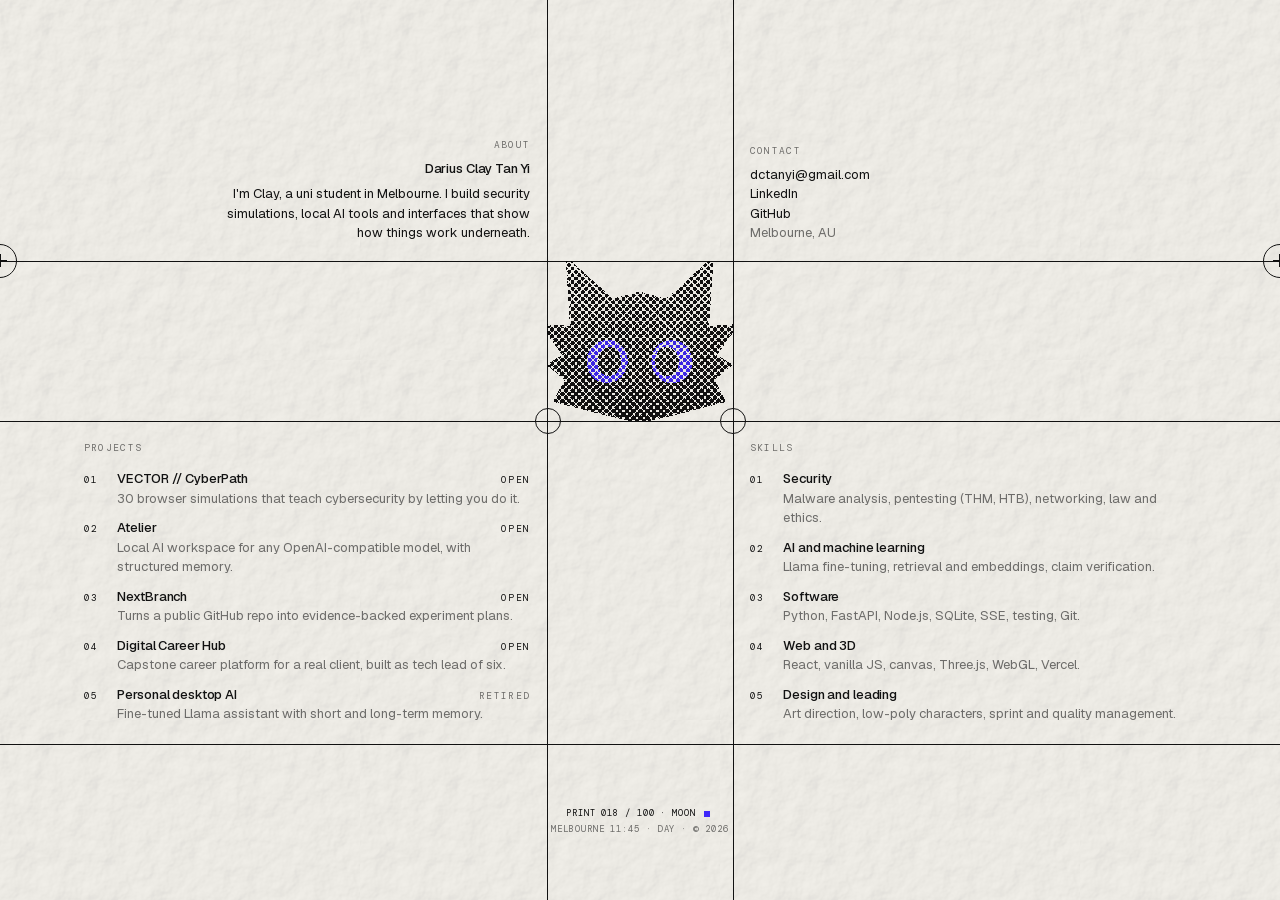
<file: index.html>
<!doctype html>
<html lang="en">
<head>
  <meta charset="utf-8">
  <meta name="viewport" content="width=device-width, initial-scale=1">
  <title>Clay Tan / Index</title>
  <meta name="description" content="Darius Clay Tan Yi. Uni student in Melbourne building security simulations, local AI tools and interfaces.">
  <meta name="theme-color" content="#f1efe9">
  <!-- Social preview. The URL is a guess at the Vercel address: change both if the domain differs. -->
  <meta property="og:type" content="website">
  <meta property="og:title" content="Darius Clay Tan Yi / Index">
  <meta property="og:description" content="Uni student in Melbourne building security simulations, local AI tools and interfaces.">
  <meta property="og:url" content="https://dariustan.vercel.app/">
  <meta property="og:image" content="https://dariustan.vercel.app/assets/og.png">
  <meta property="og:image:width" content="1200">
  <meta property="og:image:height" content="630">
  <meta property="og:image:alt" content="A paper one-sheet with Urchi, a spiky mascot, printed as a black and red halftone in the centre of a hairline grid.">
  <meta name="twitter:card" content="summary_large_image">
  <script>
    // The sheet is printed where Clay lives: between sunset and sunrise in Melbourne it is the
    // night print. ?night or ?day forces one. Runs before the stylesheet so there is no flash;
    // main.js asks again every minute.
    window.melbourne = function () {
      var now = new Date(), p = {};
      try {
        new Intl.DateTimeFormat("en-AU", { timeZone: "Australia/Melbourne", year: "numeric", month: "numeric",
          day: "numeric", hour: "numeric", minute: "numeric", hourCycle: "h23" })
          .formatToParts(now).forEach(function (x) { p[x.type] = +x.value; });
      } catch (e) {
        p = { year: now.getFullYear(), month: now.getMonth() + 1, day: now.getDate(), hour: now.getHours(), minute: now.getMinutes() };
      }
      // NOAA's sunrise and sunset for -37.81, 144.96, in minutes from UTC midnight of Melbourne's date
      var rad = Math.PI / 180, lat = -37.81 * rad, lon = 144.96, c = Math.cos, s = Math.sin;
      var day0 = Date.UTC(p.year, p.month - 1, p.day);
      var g = 2 * Math.PI / 365 * ((day0 - Date.UTC(p.year, 0, 0)) / 864e5 - 1);
      var eq = 229.18 * (0.000075 + 0.001868 * c(g) - 0.032077 * s(g) - 0.014615 * c(2 * g) - 0.040849 * s(2 * g));
      var dec = 0.006918 - 0.399912 * c(g) + 0.070257 * s(g) - 0.006758 * c(2 * g) + 0.000907 * s(2 * g)
        - 0.002697 * c(3 * g) + 0.00148 * s(3 * g);
      var ha = Math.acos(c(90.833 * rad) / (c(lat) * c(dec)) - Math.tan(lat) * Math.tan(dec)) / rad;
      var mins = (now - day0) / 6e4;
      var night = mins < 720 - 4 * (lon + ha) - eq || mins > 720 - 4 * (lon - ha) - eq;
      if (/[?&]night\b/.test(location.search)) night = true;
      if (/[?&]day\b/.test(location.search)) night = false;
      var two = function (n) { return (n < 10 ? "0" : "") + n; };
      return { night: night, time: two(p.hour % 24) + ":" + two(p.minute) };
    };
    document.documentElement.dataset.time = window.melbourne().night ? "night" : "day";
  </script>
  <link rel="icon" href="data:image/svg+xml,%3Csvg xmlns='http://www.w3.org/2000/svg' viewBox='0 0 32 32'%3E%3Crect width='32' height='32' fill='%23f1efe9'/%3E%3Ccircle cx='16' cy='16' r='9' fill='none' stroke='%23111' stroke-width='1.5'/%3E%3Cpath d='M16 2v28M2 16h28' stroke='%23111' stroke-width='1.5'/%3E%3C/svg%3E">
  <link rel="preload" href="assets/fonts/geist.woff2" as="font" type="font/woff2" crossorigin>
  <link rel="preload" href="assets/fonts/dm-mono-400.woff2" as="font" type="font/woff2" crossorigin>
  <link rel="stylesheet" href="styles.css">
  <script src="main.js" defer></script>
  <script src="urchi.js" type="module"></script>
</head>
<body>
  <main class="sheet">

    <!-- Hairlines and markers, mirrored around the centre column -->
    <div class="ln ln-v v1" aria-hidden="true"></div>
    <div class="ln ln-v v2" aria-hidden="true"></div>
    <div class="ln ln-h h1" aria-hidden="true"></div>
    <div class="ln ln-h h2" aria-hidden="true"></div>
    <div class="ln ln-h h3" aria-hidden="true"></div>
    <span class="mk mk-p p1" aria-hidden="true"></span>
    <span class="mk mk-p p2" aria-hidden="true"></span>
    <span class="mk mk-x x1" aria-hidden="true"></span>
    <span class="mk mk-x x2" aria-hidden="true"></span>

    <header class="cell top-l">
      <p class="lbl dim">About</p>
      <h1 class="name">Darius Clay Tan Yi</h1>
      <!-- PLACEHOLDER COPY: replace with the final intro -->
      <p class="text">I'm Clay, a uni student in Melbourne. I build security simulations, local AI tools and interfaces that show how things work underneath.</p>
    </header>

    <nav class="cell top-r" aria-label="Contact">
      <p class="lbl dim">Contact</p>
      <ul>
        <li><a href="mailto:dctanyi@gmail.com" data-target="MAIL_TO">dctanyi@gmail.com</a></li>
        <li><a href="https://www.linkedin.com/in/darius-tan-4b40a8382/" target="_blank" rel="noopener" data-target="OPEN_LINK">LinkedIn</a></li>
        <li><a href="https://github.com/dctxv" target="_blank" rel="noopener" data-target="OPEN_LINK">GitHub</a></li>
        <li class="dim">Melbourne, AU</li>
      </ul>
    </nav>

    <!-- Urchi is drawn into .head by urchi.js -->
    <figure class="cell fig" data-target="URCHI // HEAD">
      <div class="frame"><div class="head"></div></div>
    </figure>

    <section class="cell list projects" aria-labelledby="projects-h">
      <h2 class="lbl dim" id="projects-h">Projects</h2>
      <ol>
        <!-- Links are placeholders until each project has its own URL -->
        <li class="row" data-target="TARGET_01">
          <span class="lbl">01</span>
          <div>
            <p class="row-title">VECTOR // CyberPath <a class="lbl open" href="https://dctxv.github.io/VECTOR/" target="_blank" rel="noopener" data-target="OPEN_LINK">Open<span class="sr"> VECTOR // CyberPath</span></a></p>
            <p class="dim">30 browser simulations that teach cybersecurity by letting you do it.</p>
          </div>
        </li>
        <li class="row" data-target="TARGET_02">
          <span class="lbl">02</span>
          <div>
            <p class="row-title">Atelier <a class="lbl open" href="https://github.com/dctxv" target="_blank" rel="noopener" data-target="OPEN_LINK">Open<span class="sr"> Atelier</span></a></p>
            <p class="dim">Local AI workspace for any OpenAI-compatible model, with structured memory.</p>
          </div>
        </li>
        <li class="row" data-target="TARGET_03">
          <span class="lbl">03</span>
          <div>
            <p class="row-title">NextBranch <a class="lbl open" href="https://github.com/dctxv" target="_blank" rel="noopener" data-target="OPEN_LINK">Open<span class="sr"> NextBranch</span></a></p>
            <p class="dim">Turns a public GitHub repo into evidence-backed experiment plans.</p>
          </div>
        </li>
        <li class="row" data-target="TARGET_04">
          <span class="lbl">04</span>
          <div>
            <p class="row-title">Digital Career Hub <a class="lbl open" href="https://github.com/dctxv" target="_blank" rel="noopener" data-target="OPEN_LINK">Open<span class="sr"> Digital Career Hub</span></a></p>
            <p class="dim">Capstone career platform for a real client, built as tech lead of six.</p>
          </div>
        </li>
        <li class="row" data-target="TARGET_05">
          <span class="lbl">05</span>
          <div>
            <p class="row-title">Personal desktop AI <span class="lbl open dim">Retired</span></p>
            <p class="dim">Fine-tuned Llama assistant with short and long-term memory.</p>
          </div>
        </li>
      </ol>
    </section>

    <section class="cell list skills" aria-labelledby="skills-h">
      <h2 class="lbl dim" id="skills-h">Skills</h2>
      <ol>
        <li class="row"><span class="lbl">01</span><div><p class="row-title">Security</p><p class="dim">Malware analysis, pentesting (THM, HTB), networking, law and ethics.</p></div></li>
        <li class="row"><span class="lbl">02</span><div><p class="row-title">AI and machine learning</p><p class="dim">Llama fine-tuning, retrieval and embeddings, claim verification.</p></div></li>
        <li class="row"><span class="lbl">03</span><div><p class="row-title">Software</p><p class="dim">Python, FastAPI, Node.js, SQLite, SSE, testing, Git.</p></div></li>
        <li class="row"><span class="lbl">04</span><div><p class="row-title">Web and 3D</p><p class="dim">React, vanilla JS, canvas, Three.js, WebGL, Vercel.</p></div></li>
        <li class="row"><span class="lbl">05</span><div><p class="row-title">Design and leading</p><p class="dim">Art direction, low-poly characters, sprint and quality management.</p></div></li>
      </ol>
    </section>

    <!-- The edition: which of the colourways this visit printed, and when. Filled in by urchi.js and main.js. -->
    <footer class="cell foot">
      <p class="lbl stamp"><span class="stamp-print">Print --- / 100</span><button class="swatch" type="button" aria-label="Reprint with another colourway" data-target="REPRINT"></button></p>
      <p class="lbl dim stamp-time">Melbourne &middot; &copy; 2026</p>
    </footer>

  </main>
</body>
</html>
</file>
<file: styles.css>
/* Clay Tan / Index. One page, one grid. */

/* Self-hosted, latin subset. Geist is variable, one file covers 400 to 600. */
@font-face {
  font-family: "Geist";
  src: url("assets/fonts/geist.woff2") format("woff2");
  font-weight: 100 900;
  font-display: swap;
}
@font-face {
  font-family: "DM Mono";
  src: url("assets/fonts/dm-mono-400.woff2") format("woff2");
  font-weight: 400;
  font-display: swap;
}

:root {
  --paper: #f1efe9;
  --ink: #111;
  --ink-dim: rgba(17, 17, 17, .58);
  --ink-faint: rgba(17, 17, 17, .3);
  /* The second ink: Urchi's iris, set per visit by urchi.js. Only the tracking label and the
     footer swatch borrow it. */
  --spot: #fd0c0d;
  --mono: "DM Mono", ui-monospace, "SFMono-Regular", Menlo, monospace;
  --sans: "Geist", system-ui, -apple-system, "Segoe UI", sans-serif;
  --pad: clamp(14px, 1.3vw, 22px);
  --draw: 600ms;
  --grain-blend: multiply;
  --grain-opacity: .32;

  /* Paper texture, all generated SVG noise. No image files. */
  --grain: url("data:image/svg+xml,%3Csvg xmlns='http://www.w3.org/2000/svg' width='220' height='220'%3E%3Cfilter id='g'%3E%3CfeTurbulence type='fractalNoise' baseFrequency='.9' numOctaves='2' stitchTiles='stitch'/%3E%3CfeColorMatrix values='0 0 0 0 0 0 0 0 0 0 0 0 0 0 0 1.5 0 0 0 -.6'/%3E%3C/filter%3E%3Crect width='100%25' height='100%25' filter='url(%23g)'/%3E%3C/svg%3E");
  --tooth: url("data:image/svg+xml,%3Csvg xmlns='http://www.w3.org/2000/svg' width='360' height='360'%3E%3Cfilter id='t'%3E%3CfeTurbulence type='fractalNoise' baseFrequency='.045' numOctaves='4' stitchTiles='stitch'/%3E%3CfeDiffuseLighting lighting-color='%23fff' surfaceScale='2.4'%3E%3CfeDistantLight azimuth='225' elevation='58'/%3E%3C/feDiffuseLighting%3E%3C/filter%3E%3Crect width='100%25' height='100%25' filter='url(%23t)'/%3E%3C/svg%3E");
}

/* The night print: the same sheet with the inks swapped, set from Melbourne's sky (index.html).
   Multiply vanishes on dark paper, so the grain screens on instead, pressed down so only the
   tooth's highlights lift. The spot ink stays as it is. */
:root[data-time="night"] {
  --paper: #121211;
  --ink: #f1efe9;
  --ink-dim: rgba(241, 239, 233, .58);
  --ink-faint: rgba(241, 239, 233, .3);
  --grain-blend: screen;
  --grain-opacity: .13;
}
:root[data-time="night"] body::before { filter: brightness(.4) contrast(3); }

*, *::before, *::after { box-sizing: border-box; }
html { -webkit-text-size-adjust: 100%; }
body {
  margin: 0;
  background: var(--paper);
  color: var(--ink);
  font: 400 13px/1.45 var(--sans);
  -webkit-font-smoothing: antialiased;
}
body::before {
  content: "";
  position: fixed;
  inset: 0;
  z-index: 60;
  pointer-events: none;
  background-image: var(--tooth), var(--grain);
  mix-blend-mode: var(--grain-blend);
  opacity: var(--grain-opacity);
}
h1, h2, p, dl, dd, ol, ul, figure { margin: 0; padding: 0; }
ol, ul { list-style: none; }
a { color: inherit; text-decoration: none; }
a:focus-visible { outline: 1px solid var(--ink); outline-offset: 3px; }
.sr { position: absolute; width: 1px; height: 1px; overflow: hidden; clip: rect(0 0 0 0); white-space: nowrap; }

.lbl {
  font: 400 9.5px/1.5 var(--mono);
  letter-spacing: .14em;
  text-transform: uppercase;
}
.dim { color: var(--ink-dim); }

/* ---------- the grid ----------
   Wide | narrow | wide, mirrored around the centre column. Empty paper
   above and below, the mark in the centre band, one content row. */

.sheet {
  position: relative;
  display: grid;
  grid-template-columns: 1fr .34fr 1fr;
  grid-template-rows: minmax(100px, 1fr) auto auto minmax(56px, .6fr);
  grid-template-areas:
    "top-l .    top-r"
    ".     fig  ."
    "proj  .    skills"
    ".     foot .";
  min-height: 100vh;
  min-height: 100dvh;
  overflow-x: clip;
}

.cell { position: relative; min-width: 0; padding: var(--pad); }
.top-l { grid-area: top-l; }
.top-r { grid-area: top-r; }
.fig { grid-area: fig; padding: 0; }
.projects { grid-area: proj; }
.skills { grid-area: skills; }
.foot { grid-area: foot; }

.ln { z-index: 2; pointer-events: none; background: var(--ink); }
.ln-h { grid-column: 1 / -1; height: 1px; align-self: start; transform-origin: left; }
.ln-v { grid-row: 1 / -1; width: 1px; justify-self: start; transform-origin: top; }
.v1 { grid-column: 2; }
.v2 { grid-column: 3; }
.h1 { grid-row: 2; }
.h2 { grid-row: 3; }
.h3 { grid-row: 4; }

.mk { position: relative; z-index: 3; pointer-events: none; align-self: start; }
/* Circle-plus, half off each page edge on the line above the mark */
.mk-p {
  width: 34px; height: 34px;
  margin-top: -17px;
  border: 1px solid var(--ink);
  border-radius: 50%;
  grid-row: 2;
}
.mk-p::before, .mk-p::after {
  content: "";
  position: absolute;
  inset: 0;
  margin: auto;
  background: var(--ink);
}
.mk-p::before { width: 13px; height: 1px; }
.mk-p::after { width: 1px; height: 13px; }
.p1 { grid-column: 1; justify-self: start; margin-left: -17px; }
.p2 { grid-column: 3; justify-self: end; margin-right: -17px; }
/* Crosshair circles where the line under the mark meets the centre lines */
.mk-x {
  width: 26px; height: 26px;
  margin: -13px 0 0 -12.5px;
  border: 1px solid var(--ink);
  border-radius: 50%;
  grid-row: 3;
  justify-self: start;
}
.x1 { grid-column: 2; }
.x2 { grid-column: 3; }

/* ---------- type: two sizes ---------- */

.text, .name, .top-r li, .row p { font-size: 13px; line-height: 1.5; }
.name, .row-title { font-weight: 500; letter-spacing: -.01em; }

/* ---------- top: mirrored blocks hugging the centre lines ---------- */

.top-l, .top-r { align-self: end; display: grid; gap: 6px; padding-bottom: 18px; }
.top-l { justify-items: end; text-align: right; }
.top-l .text { max-width: 34ch; }
.top-r ul { display: grid; gap: 0; }
.top-r a, .open { background: linear-gradient(currentColor, currentColor) left bottom / 0 1px no-repeat; transition: background-size .2s; }
.top-r a:hover, .open:hover { background-size: 100% 1px; }

/* ---------- Urchi ---------- */

/* .head is the head's own bounds (1012 x 871.5 mesh units): the cell itself, so the head
   touches the lines and gets cut off by them when it tilts or turns, like a print. */
.head { position: relative; aspect-ratio: 1012 / 871.5; overflow: hidden; }
.urchi {
  position: absolute;
  z-index: 3;
  left: -19.293%;
  top: -27.309%;
  width: 138.587%;
  height: 141.136%;
  pointer-events: none;
  /* Printed, not pasted: the halftone is multiplied onto light paper, screened onto dark */
  mix-blend-mode: multiply;
}
:root[data-time="night"] .urchi { mix-blend-mode: screen; }
/* The spot plate lands a beat after the black, a hair off register, and is pulled in once */
@media (prefers-reduced-motion: no-preference) {
  .plate-spot { animation: plate-in 0s 250ms both, register 400ms cubic-bezier(.65, 0, .25, 1) 250ms both; }
}
@keyframes plate-in { from { opacity: 0; } }
.plate-ink:focus-visible { outline: none; }   /* the tracking box marks it instead */

/* The specimen plate: leaders, dots and labels annotating the print (urchi.js) */
.specimen { position: absolute; inset: 0; z-index: 4; pointer-events: none; opacity: 0; transition: opacity 200ms; }
.specimen.on { opacity: 1; }
.specimen svg { position: absolute; inset: 0; width: 100%; height: 100%; overflow: visible; }
.specimen line { stroke: var(--ink-faint); stroke-width: 1; }
.specimen circle { fill: var(--ink); }
.spec-lbl { position: absolute; left: 0; top: 0; white-space: nowrap; }
@media (prefers-reduced-motion: reduce) { .specimen { transition: none; } }
@media (max-width: 899px) { .specimen { display: none; } }
@keyframes register { from { transform: translate(2px, 1px); } }

/* ---------- projects and skills: identical structure ---------- */

.list { width: min(100%, 480px); padding-top: 20px; padding-bottom: 20px; display: grid; align-content: start; gap: 14px; }
.projects { justify-self: end; }
.skills { justify-self: start; }
.list ol { display: grid; gap: 10px; }
.row { display: grid; grid-template-columns: 2.6em 1fr; align-items: baseline; }
.row-title { display: flex; justify-content: space-between; align-items: baseline; gap: 12px; }
.open { flex: none; }

.foot { display: grid; align-content: center; gap: 2px; padding-left: 4px; padding-right: 4px; text-align: center; }
/* A touch tighter than the other labels so the whole stamp fits the narrow centre cell */
.foot .lbl { font-size: 9px; letter-spacing: .1em; white-space: nowrap; overflow: hidden; }
/* The swatch is the spot ink itself, and a button: it reprints with a fresh colourway */
.swatch {
  display: inline-block;
  width: 14px; height: 14px;
  margin: -4px 0 -3px 4px;
  padding: 0;
  border: 0;
  background: none;
  vertical-align: middle;
  cursor: pointer;
}
.swatch::before { content: ""; display: block; width: 6px; height: 6px; margin: auto; background: var(--spot); }

/* ---------- motion: hairlines draw in once ---------- */

@media (prefers-reduced-motion: no-preference) {
  .ln-h { animation: draw-x var(--draw) cubic-bezier(.65, 0, .25, 1) both; }
  .ln-v { animation: draw-y var(--draw) cubic-bezier(.65, 0, .25, 1) both; }
  .h2 { animation-delay: 60ms; }
  .h3 { animation-delay: 120ms; }
  .mk { animation: fade 240ms ease-out both; animation-delay: calc(var(--draw) - 80ms); }
}
@media (prefers-reduced-motion: reduce) {
  .top-r a, .open { transition: none; }
}
@keyframes draw-x { from { transform: scaleX(0); } }
@keyframes draw-y { from { transform: scaleY(0); } }
@keyframes fade { from { opacity: 0; } }

/* ---------- tracking box (built in main.js) ---------- */

.track {
  position: fixed;
  left: 0; top: 0;
  z-index: 80;
  pointer-events: none;
  border: 1px solid var(--ink-faint);
  opacity: 0;
}
.track.on { opacity: 1; }
.track i { position: absolute; width: 7px; height: 7px; border: 0 solid var(--ink); }
.track i:nth-of-type(1) { left: -1px; top: -1px; border-width: 1.5px 0 0 1.5px; }
.track i:nth-of-type(2) { right: -1px; top: -1px; border-width: 1.5px 1.5px 0 0; }
.track i:nth-of-type(3) { left: -1px; bottom: -1px; border-width: 0 0 1.5px 1.5px; }
.track i:nth-of-type(4) { right: -1px; bottom: -1px; border-width: 0 1.5px 1.5px 0; }
.track-lbl {
  position: absolute;
  left: -1px; bottom: 100%;
  margin-bottom: 3px;
  padding: 2px 4px 1px;
  font: 400 8.5px/1.2 var(--mono);
  letter-spacing: .12em;
  white-space: nowrap;
  background: var(--spot);
  color: var(--paper);
}
/* The spot colour lives in Urchi's eyes: while they are shut (urchi.js sets data-blink) the two
   places that borrow it dim with them, quickly in and slower back out */
.track-lbl, .swatch::before { transition: opacity 160ms; }
:root[data-blink] .track-lbl, :root[data-blink] .swatch::before {
  opacity: .35;
  transition-duration: 80ms;
}
@media (prefers-reduced-motion: reduce) {
  .track-lbl, .swatch::before { transition: none; }
}
@media (prefers-reduced-motion: no-preference) {
  .track { transition: transform 170ms cubic-bezier(.3, .7, .2, 1), width 170ms cubic-bezier(.3, .7, .2, 1), height 170ms cubic-bezier(.3, .7, .2, 1), opacity 120ms; }
  .track.jump { transition: opacity 120ms; }
}

/* ---------- small screens: one column ---------- */

@media (max-width: 899px) {
  .sheet {
    grid-template-columns: 1fr;
    grid-template-rows: none;
    grid-template-areas: "top-l" "top-r" "fig" "proj" "skills" "foot";
    min-height: 0;
  }
  .ln, .mk { display: none; }
  .cell { border-bottom: 1px solid var(--ink); }
  .top-l { padding-top: 48px; justify-items: start; text-align: left; }
  .top-r { padding-top: 18px; }
  /* The centre column survives as a framed strip around Urchi */
  .frame {
    width: 56%;
    max-width: 360px;
    margin: 0 auto;
    border: solid var(--ink);
    border-width: 0 1px;
  }
  .list { width: auto; justify-self: stretch; padding-top: 24px; padding-bottom: 28px; }
  .foot { border-bottom: 0; padding: 28px var(--pad) 36px; }
}

/* ---------- short desktop screens: tighter rhythm, same layout ---------- */

@media (min-width: 900px) and (max-height: 800px) {
  .sheet { grid-template-rows: minmax(84px, 1fr) auto auto minmax(48px, .6fr); }
  .top-l, .top-r { padding-bottom: 14px; }
  .list { padding-top: 14px; padding-bottom: 14px; gap: 10px; }
  .list ol { gap: 7px; }
}
@media (min-width: 900px) and (max-width: 1199px) {
  .sheet { grid-template-columns: 1fr .29fr 1fr; }
}
</file>
